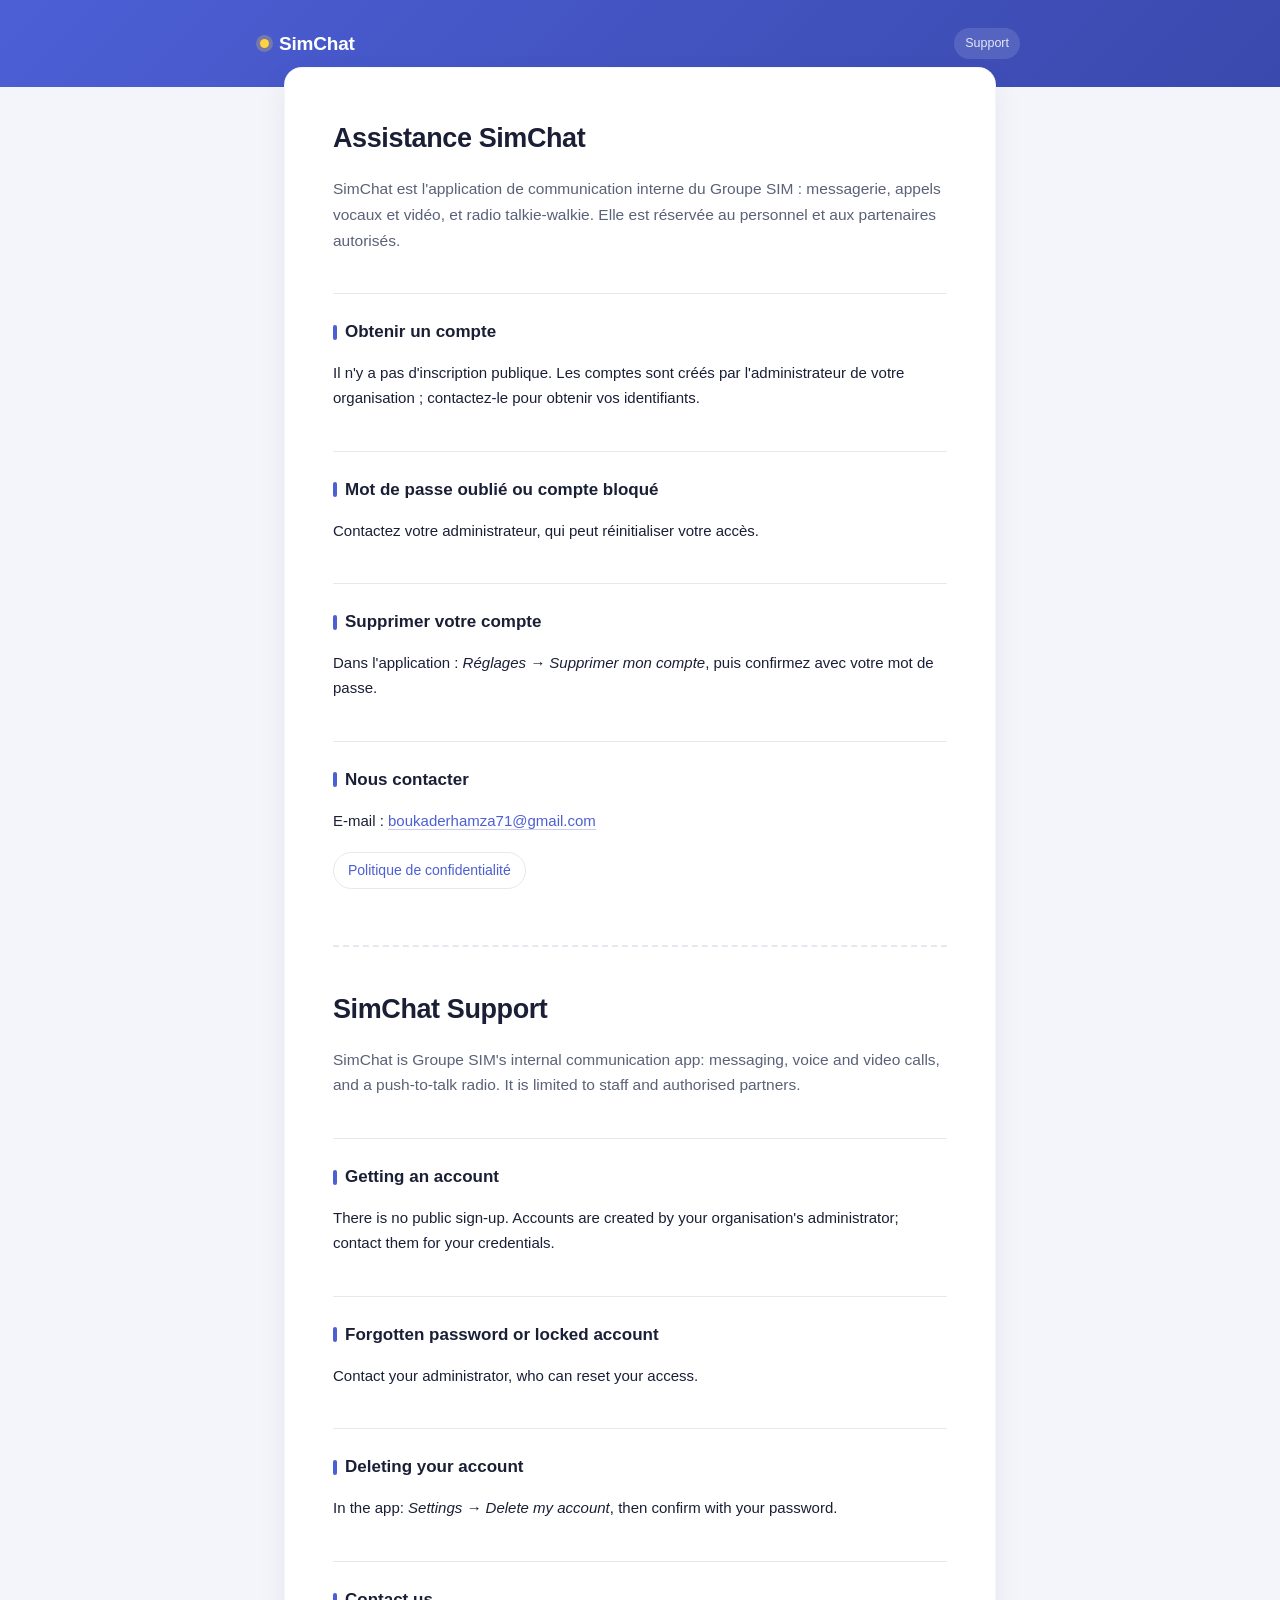
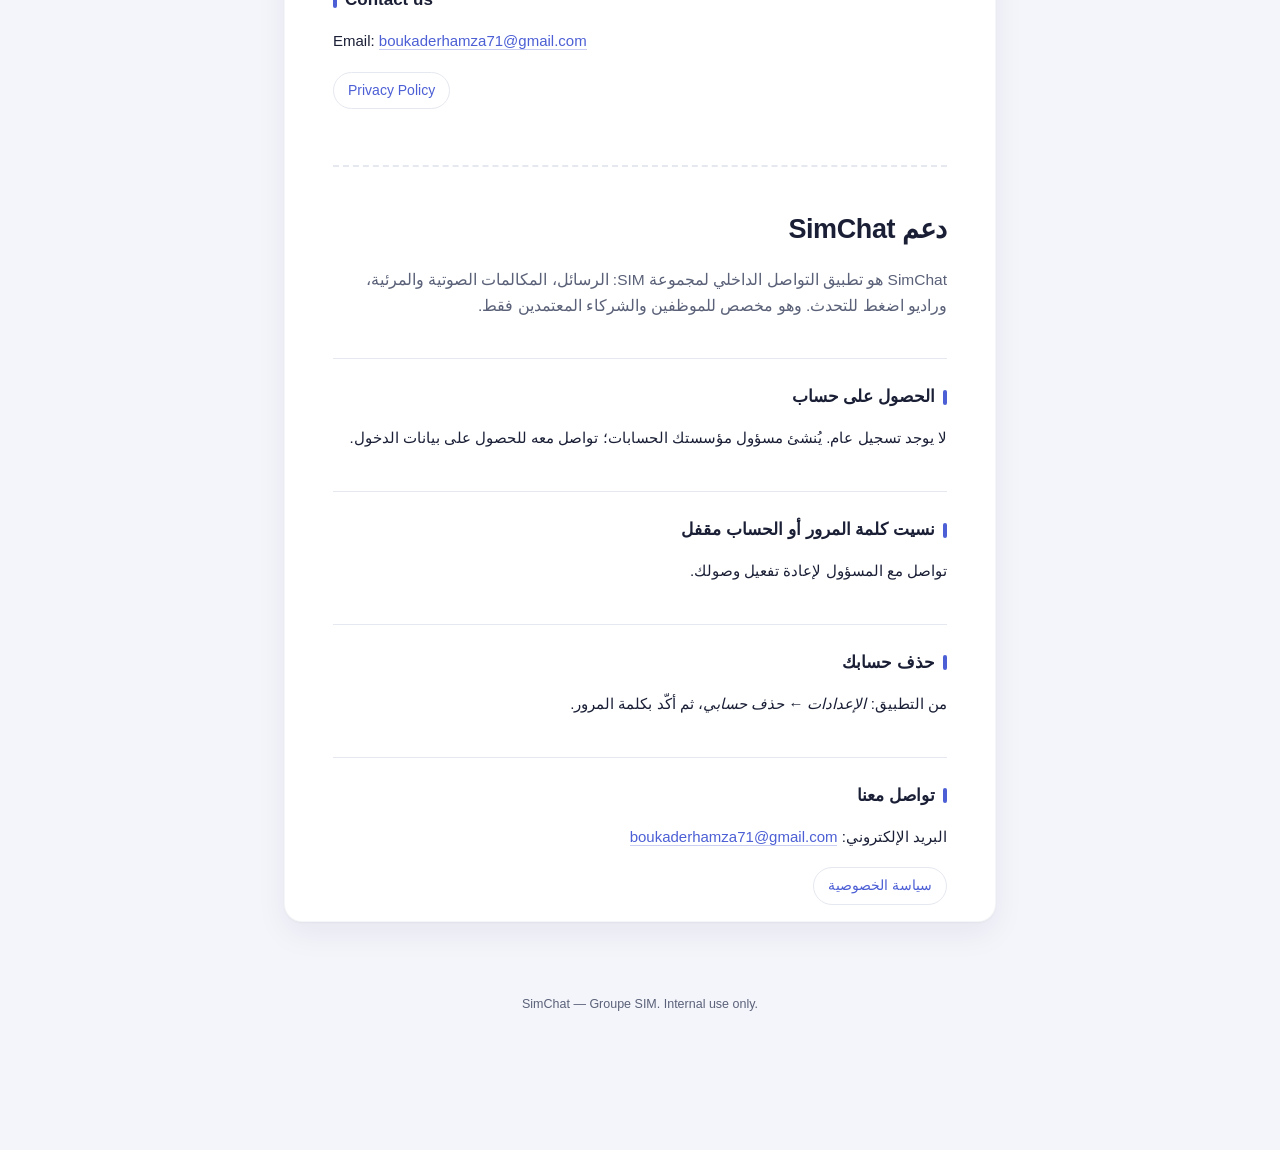
<file: index.html>
<!doctype html>
<html lang="fr" dir="ltr">
<head>
<meta charset="utf-8" />
<meta name="viewport" content="width=device-width, initial-scale=1, viewport-fit=cover" />
<title>SimChat · Support</title>
<meta name="description" content="SimChat support — Groupe SIM internal communication app." />
<link rel="stylesheet" href="style.css" />
</head>
<body>
<div class="topbar">
  <div class="topbar-inner">
    <span class="brand"><span class="dot"></span>SimChat</span>
    <span class="updated">Support</span>
  </div>
</div>
<div class="wrap">
<div class="card">

  <div class="lang-block" lang="fr">
    <h1>Assistance SimChat</h1>
    <p class="lede">SimChat est l'application de communication interne du Groupe SIM : messagerie, appels vocaux et vidéo, et radio talkie-walkie. Elle est réservée au personnel et aux partenaires autorisés.</p>
    <h2>Obtenir un compte</h2>
    <p>Il n'y a pas d'inscription publique. Les comptes sont créés par l'administrateur de votre organisation ; contactez-le pour obtenir vos identifiants.</p>
    <h2>Mot de passe oublié ou compte bloqué</h2>
    <p>Contactez votre administrateur, qui peut réinitialiser votre accès.</p>
    <h2>Supprimer votre compte</h2>
    <p>Dans l'application : <em>Réglages → Supprimer mon compte</em>, puis confirmez avec votre mot de passe.</p>
    <h2>Nous contacter</h2>
    <p>E-mail : <a href="mailto:boukaderhamza71@gmail.com">boukaderhamza71@gmail.com</a></p>
    <div class="links"><a href="privacy.html">Politique de confidentialité</a></div>
  </div>

  <div class="lang-block" lang="en">
    <h1>SimChat Support</h1>
    <p class="lede">SimChat is Groupe SIM's internal communication app: messaging, voice and video calls, and a push-to-talk radio. It is limited to staff and authorised partners.</p>
    <h2>Getting an account</h2>
    <p>There is no public sign-up. Accounts are created by your organisation's administrator; contact them for your credentials.</p>
    <h2>Forgotten password or locked account</h2>
    <p>Contact your administrator, who can reset your access.</p>
    <h2>Deleting your account</h2>
    <p>In the app: <em>Settings → Delete my account</em>, then confirm with your password.</p>
    <h2>Contact us</h2>
    <p>Email: <a href="mailto:boukaderhamza71@gmail.com">boukaderhamza71@gmail.com</a></p>
    <div class="links"><a href="privacy.html">Privacy Policy</a></div>
  </div>

  <div class="lang-block" lang="ar" dir="rtl">
    <h1>دعم SimChat</h1>
    <p class="lede">SimChat هو تطبيق التواصل الداخلي لمجموعة SIM: الرسائل، المكالمات الصوتية والمرئية، وراديو اضغط للتحدث. وهو مخصص للموظفين والشركاء المعتمدين فقط.</p>
    <h2>الحصول على حساب</h2>
    <p>لا يوجد تسجيل عام. يُنشئ مسؤول مؤسستك الحسابات؛ تواصل معه للحصول على بيانات الدخول.</p>
    <h2>نسيت كلمة المرور أو الحساب مقفل</h2>
    <p>تواصل مع المسؤول لإعادة تفعيل وصولك.</p>
    <h2>حذف حسابك</h2>
    <p>من التطبيق: <em>الإعدادات ← حذف حسابي</em>، ثم أكّد بكلمة المرور.</p>
    <h2>تواصل معنا</h2>
    <p>البريد الإلكتروني: <a href="mailto:boukaderhamza71@gmail.com">boukaderhamza71@gmail.com</a></p>
    <div class="links"><a href="privacy.html">سياسة الخصوصية</a></div>
  </div>
</div>
<footer>SimChat — Groupe SIM. Internal use only.</footer>
</div>
</body>
</html>
</file>
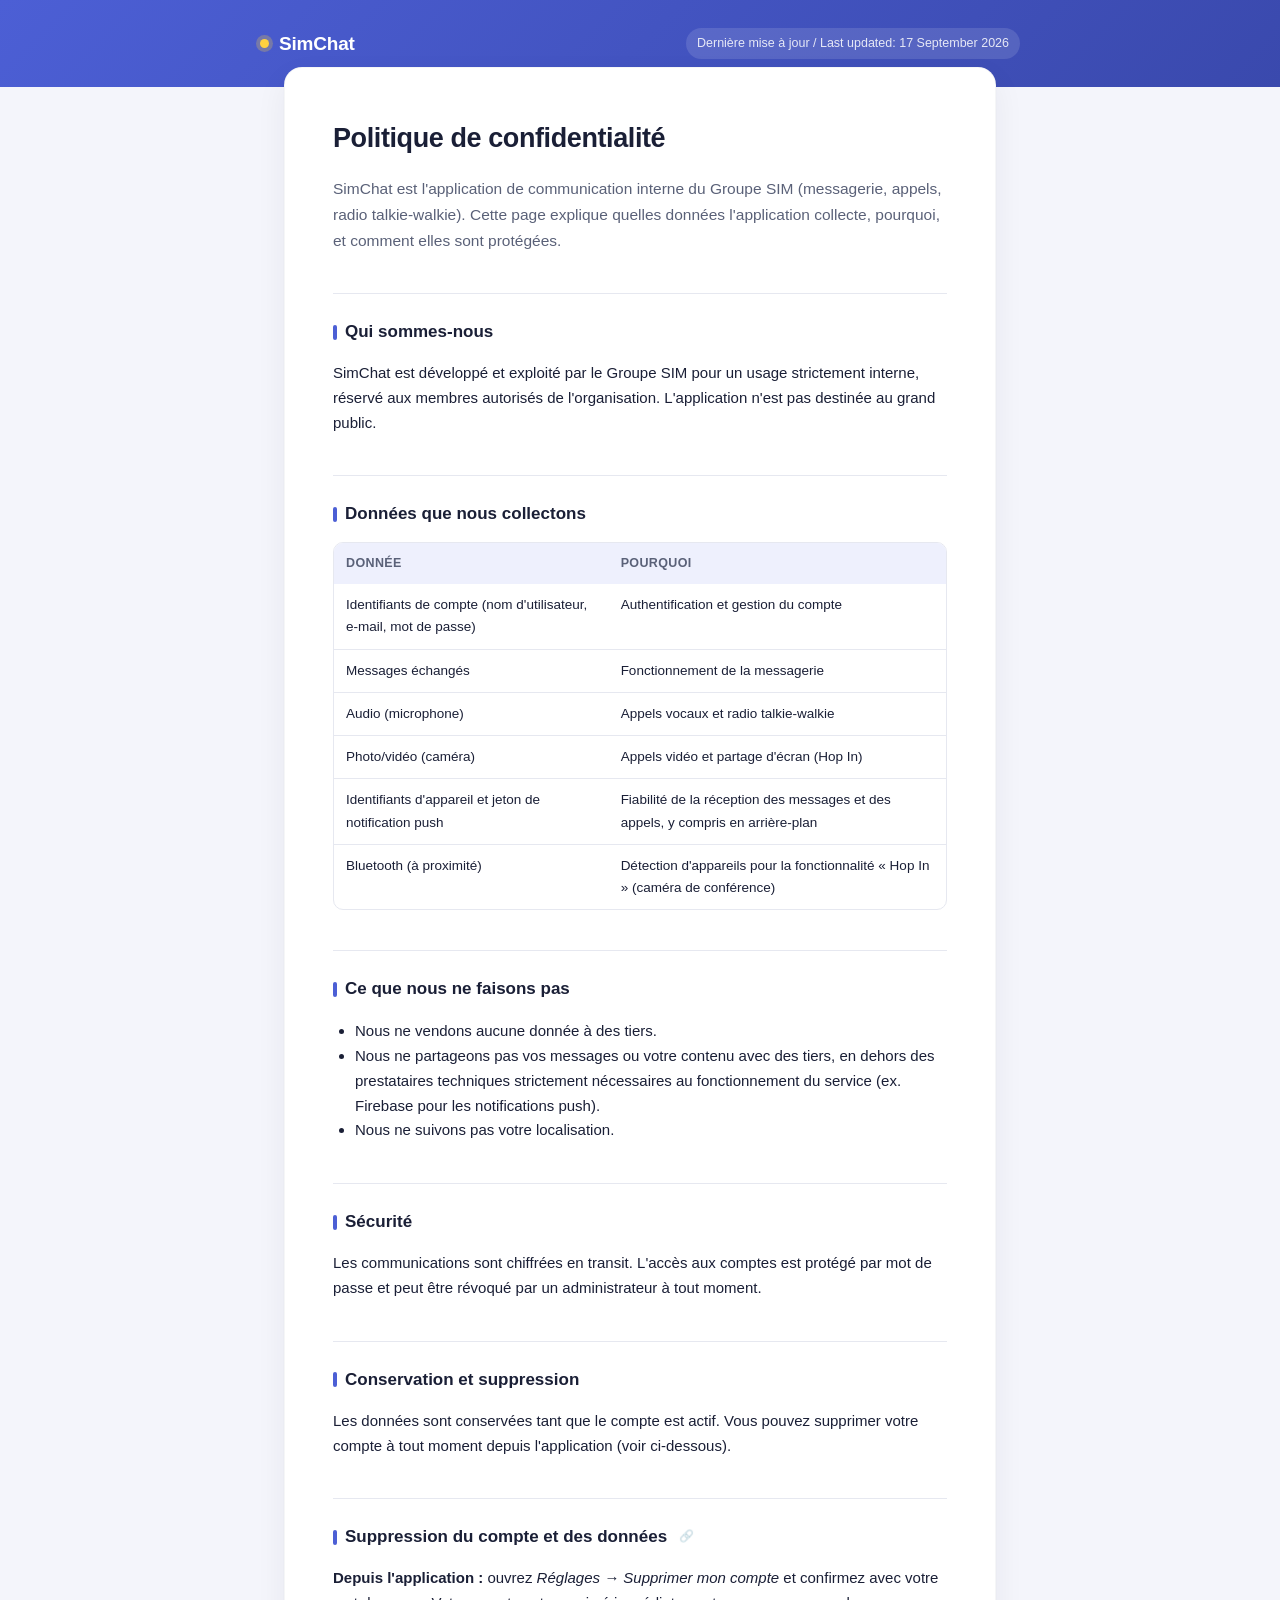
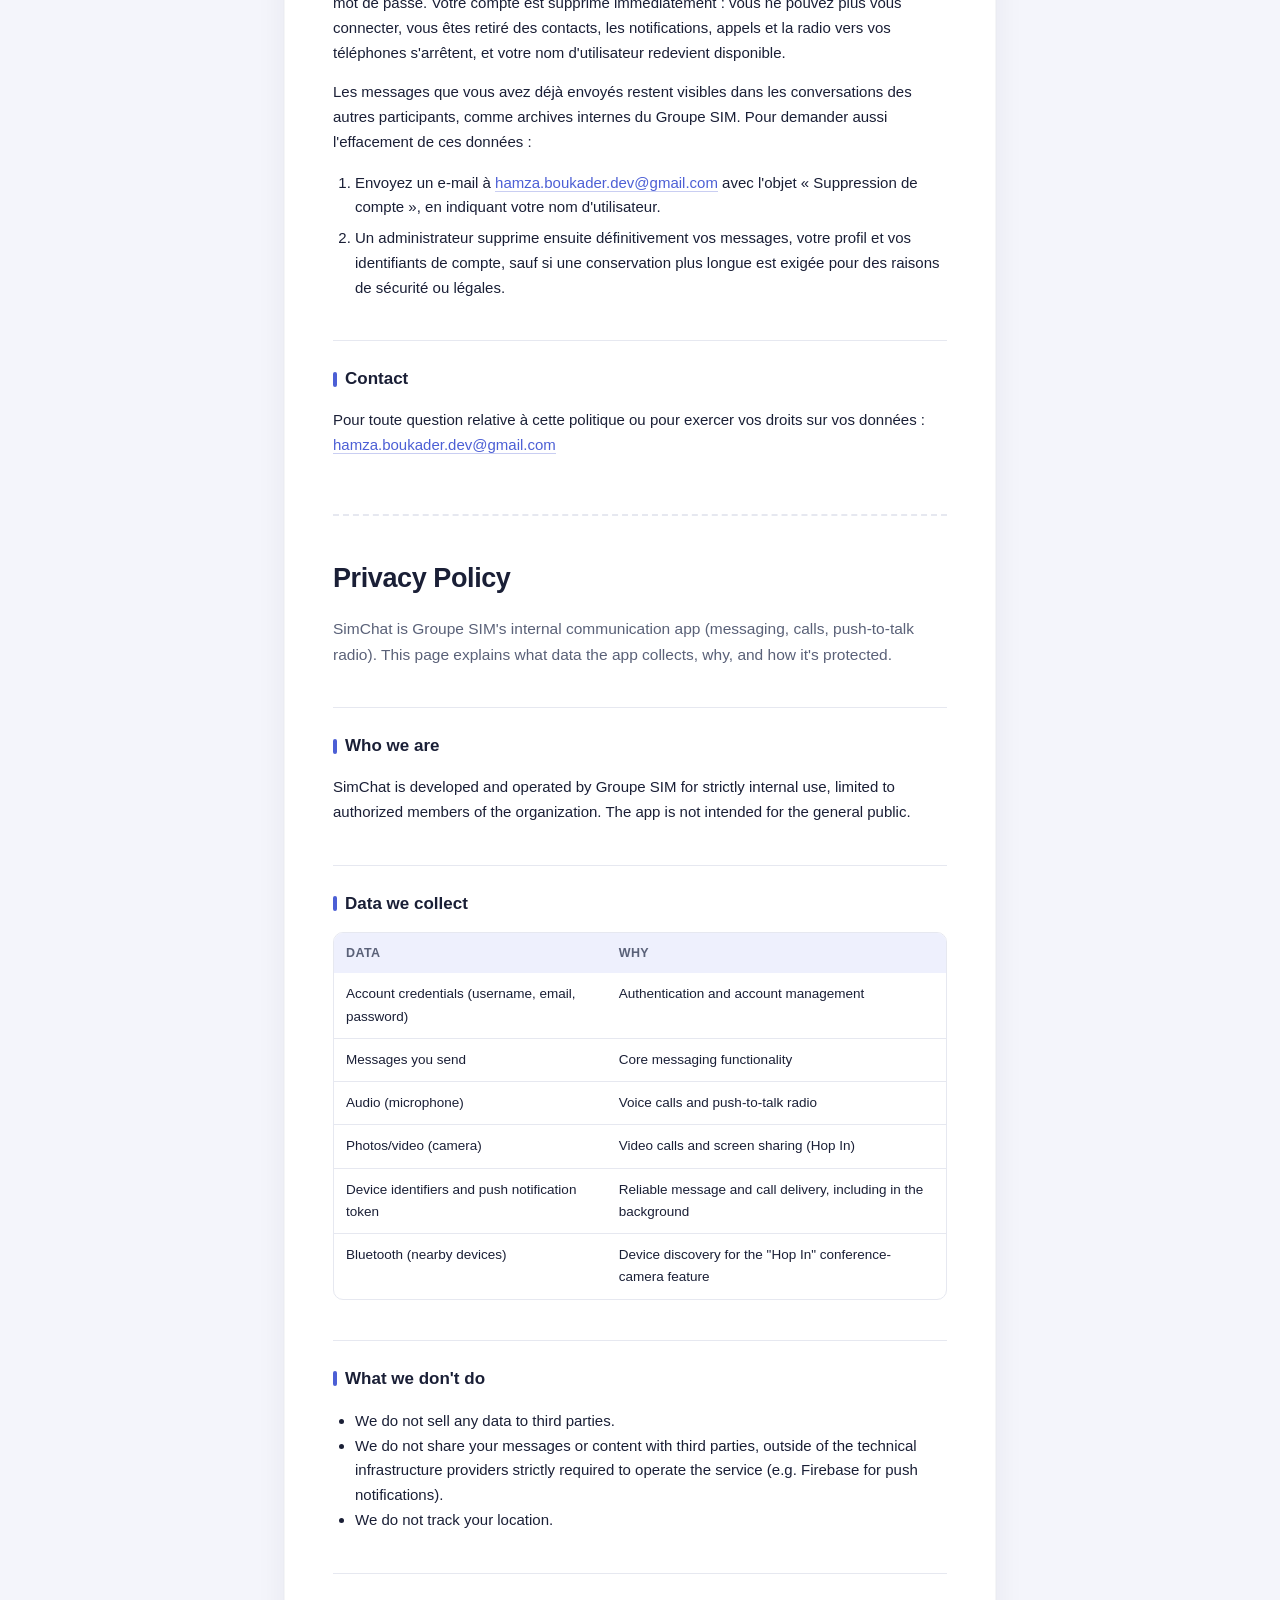
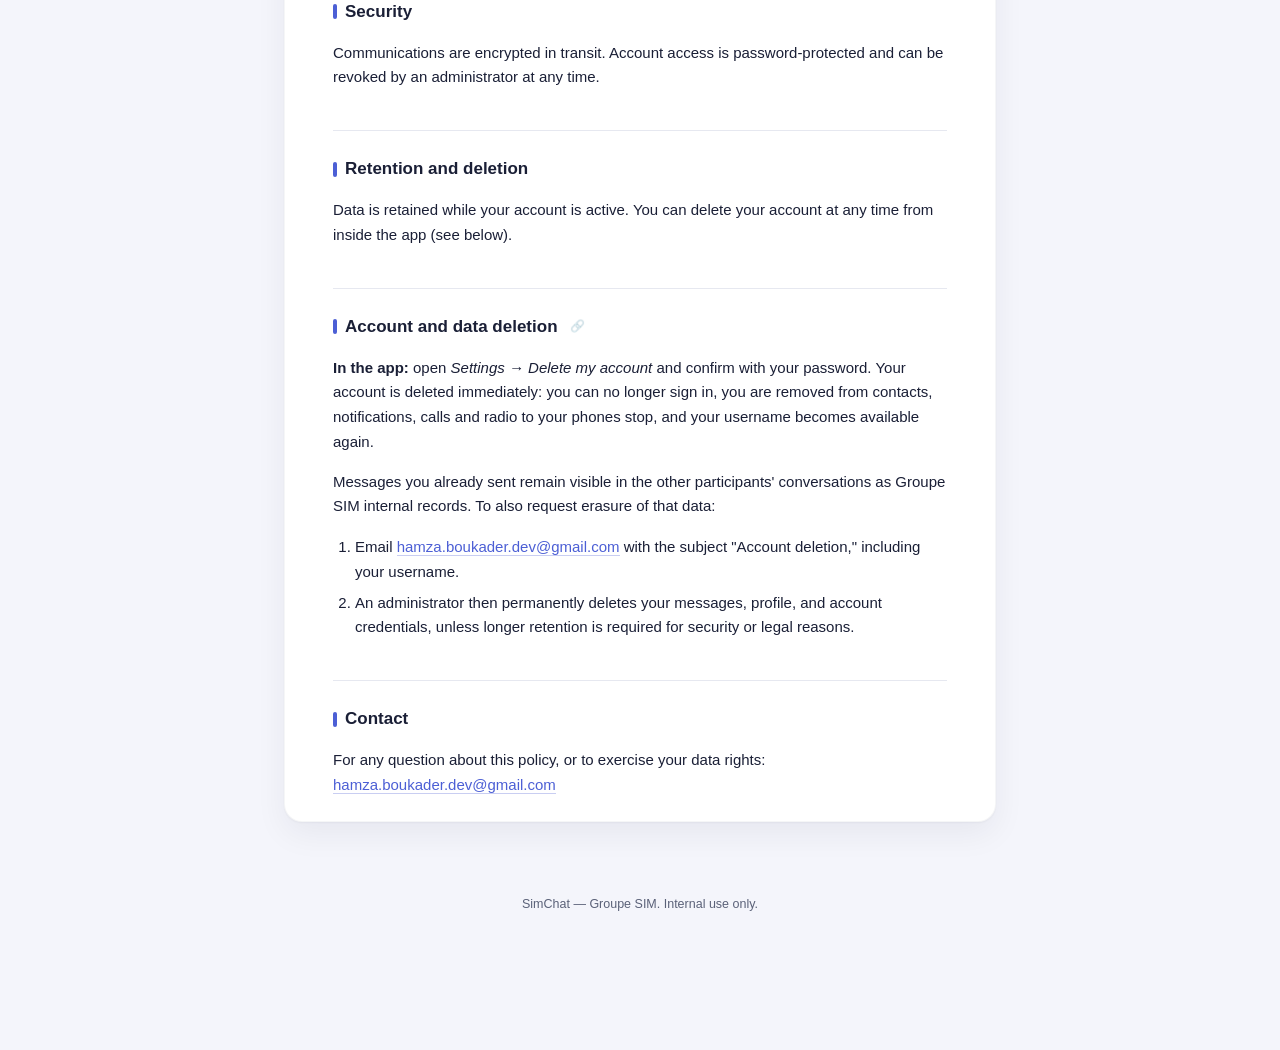
<file: privacy.html>
<!doctype html>
<html lang="fr" dir="ltr">
<head>
<meta charset="utf-8" />
<meta name="viewport" content="width=device-width, initial-scale=1, viewport-fit=cover" />
<title>SimChat · Politique de confidentialité / Privacy Policy</title>
<meta name="description" content="SimChat privacy policy — Groupe SIM internal communication app." />
<link rel="stylesheet" href="style.css" />
</head>
<body>
<div class="topbar">
  <div class="topbar-inner">
    <span class="brand"><span class="dot"></span>SimChat</span>
    <span class="updated">Dernière mise à jour / Last updated: 17 September 2026</span>
  </div>
</div>
<div class="wrap">
<div class="card">

  <!-- ───────── French ───────── -->
  <div class="lang-block" data-lang="fr">
    <h1>Politique de confidentialité</h1>
    <p class="lede">SimChat est l'application de communication interne du Groupe SIM (messagerie, appels, radio talkie-walkie). Cette page explique quelles données l'application collecte, pourquoi, et comment elles sont protégées.</p>

    <h2>Qui sommes-nous</h2>
    <p>SimChat est développé et exploité par le Groupe SIM pour un usage strictement interne, réservé aux membres autorisés de l'organisation. L'application n'est pas destinée au grand public.</p>

    <h2>Données que nous collectons</h2>
    <table>
      <tr><th>Donnée</th><th>Pourquoi</th></tr>
      <tr><td>Identifiants de compte (nom d'utilisateur, e-mail, mot de passe)</td><td>Authentification et gestion du compte</td></tr>
      <tr><td>Messages échangés</td><td>Fonctionnement de la messagerie</td></tr>
      <tr><td>Audio (microphone)</td><td>Appels vocaux et radio talkie-walkie</td></tr>
      <tr><td>Photo/vidéo (caméra)</td><td>Appels vidéo et partage d'écran (Hop In)</td></tr>
      <tr><td>Identifiants d'appareil et jeton de notification push</td><td>Fiabilité de la réception des messages et des appels, y compris en arrière-plan</td></tr>
      <tr><td>Bluetooth (à proximité)</td><td>Détection d'appareils pour la fonctionnalité « Hop In » (caméra de conférence)</td></tr>
    </table>

    <h2>Ce que nous ne faisons pas</h2>
    <ul>
      <li>Nous ne vendons aucune donnée à des tiers.</li>
      <li>Nous ne partageons pas vos messages ou votre contenu avec des tiers, en dehors des prestataires techniques strictement nécessaires au fonctionnement du service (ex. Firebase pour les notifications push).</li>
      <li>Nous ne suivons pas votre localisation.</li>
    </ul>

    <h2>Sécurité</h2>
    <p>Les communications sont chiffrées en transit. L'accès aux comptes est protégé par mot de passe et peut être révoqué par un administrateur à tout moment.</p>

    <h2>Conservation et suppression</h2>
    <p>Les données sont conservées tant que le compte est actif. Vous pouvez supprimer votre compte à tout moment depuis l'application (voir ci-dessous).</p>

    <h2 id="delete-account-fr">Suppression du compte et des données</h2>
    <p><strong>Depuis l'application :</strong> ouvrez <em>Réglages → Supprimer mon compte</em> et confirmez avec votre mot de passe. Votre compte est supprimé immédiatement : vous ne pouvez plus vous connecter, vous êtes retiré des contacts, les notifications, appels et la radio vers vos téléphones s'arrêtent, et votre nom d'utilisateur redevient disponible.</p>
    <p>Les messages que vous avez déjà envoyés restent visibles dans les conversations des autres participants, comme archives internes du Groupe SIM. Pour demander aussi l'effacement de ces données :</p>
    <ol>
      <li>Envoyez un e-mail à <a href="mailto:hamza.boukader.dev@gmail.com">hamza.boukader.dev@gmail.com</a> avec l'objet « Suppression de compte », en indiquant votre nom d'utilisateur.</li>
      <li>Un administrateur supprime ensuite définitivement vos messages, votre profil et vos identifiants de compte, sauf si une conservation plus longue est exigée pour des raisons de sécurité ou légales.</li>
    </ol>

    <h2>Contact</h2>
    <p>Pour toute question relative à cette politique ou pour exercer vos droits sur vos données : <a href="mailto:hamza.boukader.dev@gmail.com">hamza.boukader.dev@gmail.com</a></p>
  </div>

  <!-- ───────── English ───────── -->
  <div class="lang-block" data-lang="en">
    <h1>Privacy Policy</h1>
    <p class="lede">SimChat is Groupe SIM's internal communication app (messaging, calls, push-to-talk radio). This page explains what data the app collects, why, and how it's protected.</p>

    <h2>Who we are</h2>
    <p>SimChat is developed and operated by Groupe SIM for strictly internal use, limited to authorized members of the organization. The app is not intended for the general public.</p>

    <h2>Data we collect</h2>
    <table>
      <tr><th>Data</th><th>Why</th></tr>
      <tr><td>Account credentials (username, email, password)</td><td>Authentication and account management</td></tr>
      <tr><td>Messages you send</td><td>Core messaging functionality</td></tr>
      <tr><td>Audio (microphone)</td><td>Voice calls and push-to-talk radio</td></tr>
      <tr><td>Photos/video (camera)</td><td>Video calls and screen sharing (Hop In)</td></tr>
      <tr><td>Device identifiers and push notification token</td><td>Reliable message and call delivery, including in the background</td></tr>
      <tr><td>Bluetooth (nearby devices)</td><td>Device discovery for the "Hop In" conference-camera feature</td></tr>
    </table>

    <h2>What we don't do</h2>
    <ul>
      <li>We do not sell any data to third parties.</li>
      <li>We do not share your messages or content with third parties, outside of the technical infrastructure providers strictly required to operate the service (e.g. Firebase for push notifications).</li>
      <li>We do not track your location.</li>
    </ul>

    <h2>Security</h2>
    <p>Communications are encrypted in transit. Account access is password-protected and can be revoked by an administrator at any time.</p>

    <h2>Retention and deletion</h2>
    <p>Data is retained while your account is active. You can delete your account at any time from inside the app (see below).</p>

    <h2 id="delete-account">Account and data deletion</h2>
    <p><strong>In the app:</strong> open <em>Settings → Delete my account</em> and confirm with your password. Your account is deleted immediately: you can no longer sign in, you are removed from contacts, notifications, calls and radio to your phones stop, and your username becomes available again.</p>
    <p>Messages you already sent remain visible in the other participants' conversations as Groupe SIM internal records. To also request erasure of that data:</p>
    <ol>
      <li>Email <a href="mailto:hamza.boukader.dev@gmail.com">hamza.boukader.dev@gmail.com</a> with the subject "Account deletion," including your username.</li>
      <li>An administrator then permanently deletes your messages, profile, and account credentials, unless longer retention is required for security or legal reasons.</li>
    </ol>

    <h2>Contact</h2>
    <p>For any question about this policy, or to exercise your data rights: <a href="mailto:hamza.boukader.dev@gmail.com">hamza.boukader.dev@gmail.com</a></p>
  </div>
</div>

<footer>SimChat — Groupe SIM. Internal use only.</footer>
</div>
</body>
</html>
</file>
<file: style.css>
:root {
  --ink: #1a1f36;
  --muted: #5a6178;
  --line: #e6e8f0;
  --accent: #4C5FD5;
  --accent-dark: #3a49ad;
  --accent-soft: #eef0fd;
  --bg: #f4f5fb;
  --card: #ffffff;
}
* { box-sizing: border-box; }
html { scroll-behavior: smooth; }
body {
  margin: 0;
  background: var(--bg);
  color: var(--ink);
  font-family: -apple-system, BlinkMacSystemFont, "Segoe UI", Roboto, Helvetica, Arial, sans-serif;
  line-height: 1.65;
}

.topbar {
  background: linear-gradient(135deg, var(--accent), var(--accent-dark));
  color: #fff;
  padding: 28px 24px;
}
.topbar-inner {
  max-width: 760px;
  margin: 0 auto;
  display: flex;
  align-items: center;
  justify-content: space-between;
  gap: 12px;
  flex-wrap: wrap;
}
.brand { display: flex; align-items: center; gap: 10px; font-weight: 700; font-size: 19px; letter-spacing: -0.01em; }
.brand .dot { width: 9px; height: 9px; border-radius: 50%; background: #ffd23f; box-shadow: 0 0 0 4px rgba(255,210,63,0.25); }
.updated { font-size: 12.5px; color: rgba(255,255,255,0.85); background: rgba(255,255,255,0.12); padding: 5px 11px; border-radius: 999px; }

.wrap {
  max-width: 760px;
  margin: -20px auto 0;
  padding: 0 24px 96px;
}
.card {
  background: var(--card);
  border-radius: 18px;
  box-shadow: 0 1px 2px rgba(20,25,50,0.04), 0 12px 32px rgba(20,25,50,0.06);
  padding: 40px clamp(20px, 5vw, 48px) 8px;
  border: 1px solid rgba(20,25,50,0.04);
}

h1 { font-size: 27px; margin: 8px 0 6px; letter-spacing: -0.015em; }
h2 {
  font-size: 17px;
  margin: 40px 0 10px;
  padding-top: 24px;
  border-top: 1px solid var(--line);
  display: flex;
  align-items: center;
  gap: 8px;
}
h2::before {
  content: "";
  width: 4px;
  height: 15px;
  border-radius: 2px;
  background: var(--accent);
  display: inline-block;
}
p, li { color: var(--ink); font-size: 15px; }
ul, ol { padding-left: 22px; }
ol li { margin-bottom: 6px; }
.lede { color: var(--muted); font-size: 15.5px; margin-bottom: 8px; }

.lang-block[data-lang="en"] {
  margin-top: 56px;
  padding-top: 32px;
  border-top: 2px dashed var(--line);
}

table { width: 100%; border-collapse: separate; border-spacing: 0; margin: 14px 0 24px; font-size: 13.5px; border: 1px solid var(--line); border-radius: 10px; overflow: hidden; }
th, td { text-align: left; padding: 10px 12px; vertical-align: top; }
th { color: var(--muted); font-weight: 600; background: var(--accent-soft); font-size: 12.5px; text-transform: uppercase; letter-spacing: 0.03em; }
tr:not(:last-child) td { border-bottom: 1px solid var(--line); }
tr:hover td { background: #fafbff; }

#delete-account, #delete-account-fr { scroll-margin-top: 24px; }
#delete-account::after, #delete-account-fr::after {
  content: "🔗";
  font-size: 12px;
  opacity: 0.35;
  margin-left: 4px;
}

footer { margin-top: 48px; padding: 24px 0 40px; text-align: center; font-size: 12.5px; color: var(--muted); }
a { color: var(--accent); text-decoration: none; border-bottom: 1px solid rgba(76,95,213,0.3); }
a:hover { border-bottom-color: var(--accent); }

@media (max-width: 480px) {
  .wrap { margin-top: -14px; }
  .card { border-radius: 14px; padding: 28px 18px 4px; }
}

.lang-block[dir="rtl"] { text-align: right; }
.lang-block[dir="rtl"] ul, .lang-block[dir="rtl"] ol { padding-left: 0; padding-right: 22px; }
.lang-block + .lang-block { margin-top: 56px; padding-top: 32px; border-top: 2px dashed var(--line); }
.links { display: flex; gap: 10px; flex-wrap: wrap; margin: 18px 0 8px; }
.links a { border: 1px solid var(--line); border-radius: 999px; padding: 6px 14px; font-size: 14px; }
</file>
